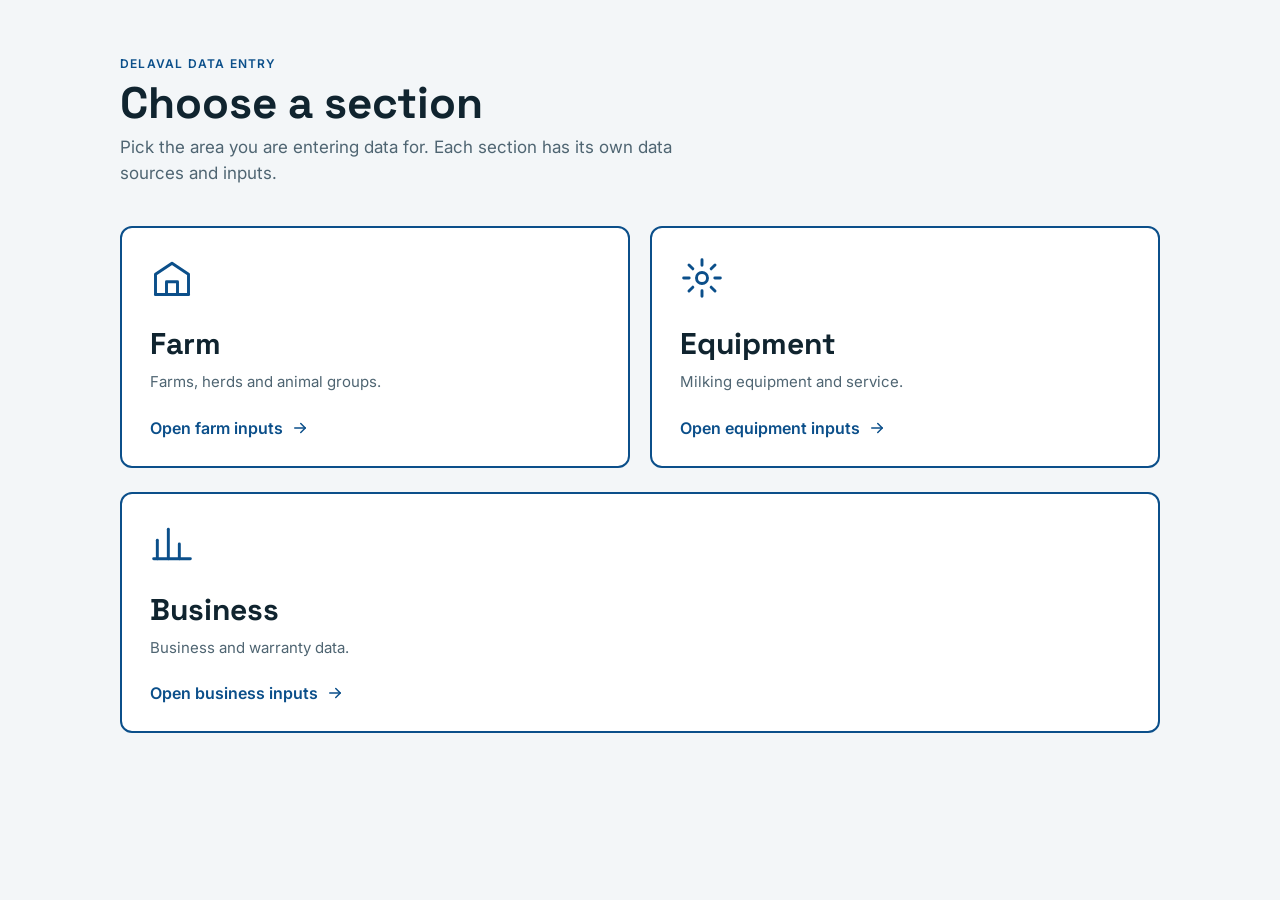
<file: docs/index.html>
<!DOCTYPE html>
<html lang="en">
<head>
<meta charset="UTF-8">
<meta name="viewport" content="width=device-width, initial-scale=1.0">
<title>DeLaval data entry</title>
<link rel="preconnect" href="https://fonts.googleapis.com">
<link rel="preconnect" href="https://fonts.gstatic.com" crossorigin>
<link rel="stylesheet" href="https://fonts.googleapis.com/css2?family=Inter:wght@400;500;600&family=Space+Grotesk:wght@500;700&display=swap">
<link rel="stylesheet" href="style.css">
</head>
<body>

<div class="page">

  <header class="header">
    <span class="eyebrow">DeLaval data entry</span>
    <h1>Choose a section</h1>
    <p class="subtitle">Pick the area you are entering data for. Each section has its own data sources and inputs.</p>
  </header>

  <div class="cards">
    <a class="card" href="farm.html">
      <div class="card_body">
        <svg class="card_icon" width="44" height="44" viewBox="0 0 24 24" fill="none" stroke="currentColor" stroke-width="1.6" stroke-linecap="round" stroke-linejoin="round" aria-hidden="true"><path d="M3 21V10l9-6 9 6v11"/><path d="M9 21v-7h6v7"/><path d="M3 21h18"/></svg>
        <div class="card_text">
          <span class="card_title">Farm</span>
          <span class="card_desc">Farms, herds and animal groups.</span>
        </div>
        <span class="card_action">Open farm inputs
          <svg width="18" height="18" viewBox="0 0 24 24" fill="none" stroke="currentColor" stroke-width="2" stroke-linecap="round" stroke-linejoin="round" aria-hidden="true"><path d="M5 12h14"/><path d="M13 6l6 6-6 6"/></svg>
        </span>
      </div>
    </a>

    <div class="card">
      <div class="card_body">
        <svg class="card_icon" width="44" height="44" viewBox="0 0 24 24" fill="none" stroke="currentColor" stroke-width="1.6" stroke-linecap="round" stroke-linejoin="round" aria-hidden="true"><circle cx="12" cy="12" r="3"/><path d="M12 2v3M12 19v3M2 12h3M19 12h3M4.9 4.9l2.1 2.1M17 17l2.1 2.1M4.9 19.1L7 17M17 7l2.1-2.1"/></svg>
        <div class="card_text">
          <span class="card_title">Equipment</span>
          <span class="card_desc">Milking equipment and service.</span>
        </div>
        <span class="card_action">Open equipment inputs
          <svg width="18" height="18" viewBox="0 0 24 24" fill="none" stroke="currentColor" stroke-width="2" stroke-linecap="round" stroke-linejoin="round" aria-hidden="true"><path d="M5 12h14"/><path d="M13 6l6 6-6 6"/></svg>
        </span>
      </div>
    </div>

    <div class="card">
      <div class="card_body">
        <svg class="card_icon" width="44" height="44" viewBox="0 0 24 24" fill="none" stroke="currentColor" stroke-width="1.6" stroke-linecap="round" stroke-linejoin="round" aria-hidden="true"><path d="M4 20V10"/><path d="M10 20V4"/><path d="M16 20v-8"/><path d="M2 20h20"/></svg>
        <div class="card_text">
          <span class="card_title">Business</span>
          <span class="card_desc">Business and warranty data.</span>
        </div>
        <span class="card_action">Open business inputs
          <svg width="18" height="18" viewBox="0 0 24 24" fill="none" stroke="currentColor" stroke-width="2" stroke-linecap="round" stroke-linejoin="round" aria-hidden="true"><path d="M5 12h14"/><path d="M13 6l6 6-6 6"/></svg>
        </span>
      </div>
    </div>

  </div>

</div>

</body>
</html>
</file>
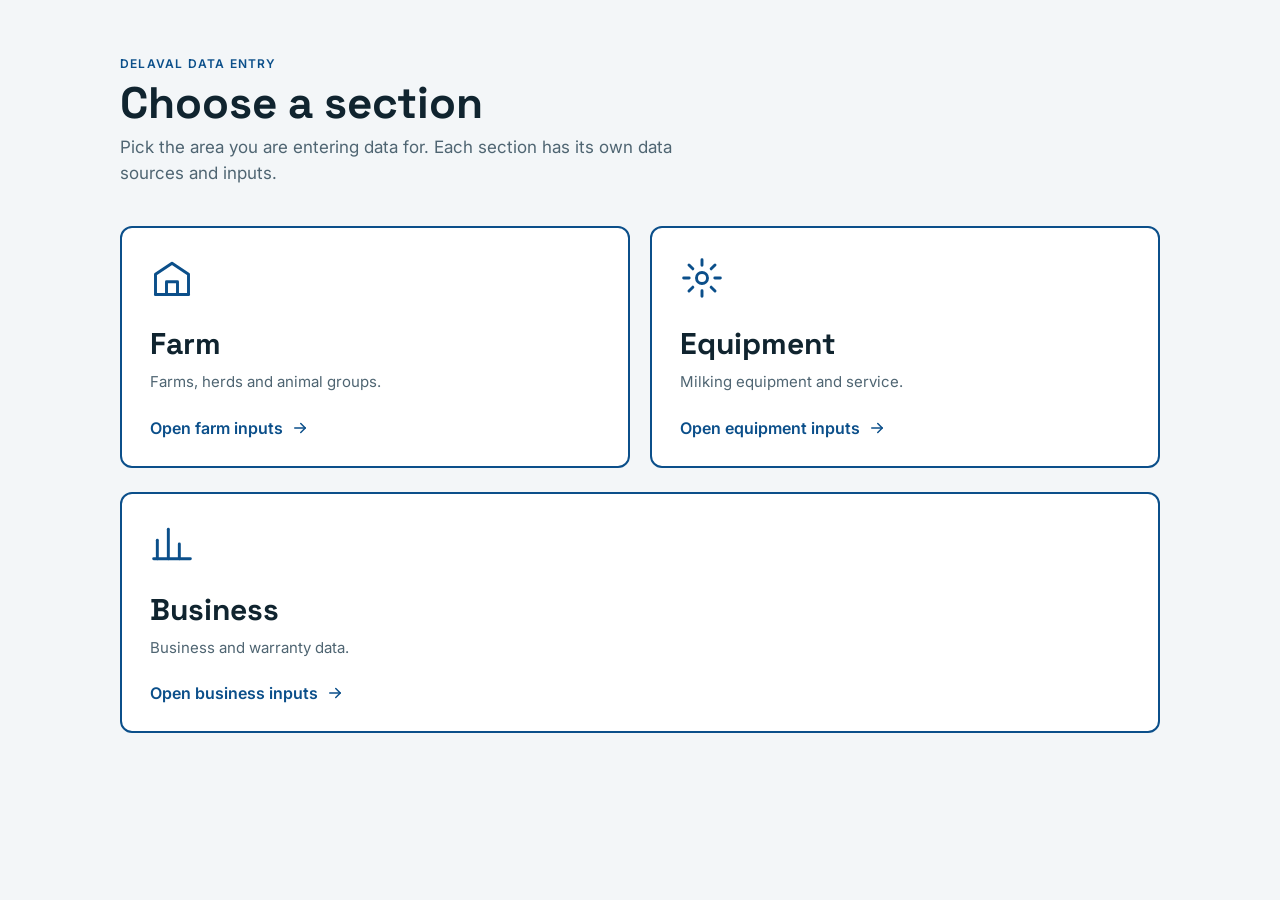
<file: frontend/index.html>
<!DOCTYPE html>
<html lang="en">
<head>
<meta charset="UTF-8">
<meta name="viewport" content="width=device-width, initial-scale=1.0">
<title>DeLaval data entry</title>
<link rel="preconnect" href="https://fonts.googleapis.com">
<link rel="preconnect" href="https://fonts.gstatic.com" crossorigin>
<link rel="stylesheet" href="https://fonts.googleapis.com/css2?family=Inter:wght@400;500;600&family=Space+Grotesk:wght@500;700&display=swap">
<link rel="stylesheet" href="/frontend/style.css">
</head>
<body>

<div class="page">

  <header class="header">
    <span class="eyebrow">DeLaval data entry</span>
    <h1>Choose a section</h1>
    <p class="subtitle">Pick the area you are entering data for. Each section has its own data sources and inputs.</p>
  </header>

  <div class="cards">
    <a class="card" href="farm.html">
      <div class="card_body">
        <svg class="card_icon" width="44" height="44" viewBox="0 0 24 24" fill="none" stroke="currentColor" stroke-width="1.6" stroke-linecap="round" stroke-linejoin="round" aria-hidden="true"><path d="M3 21V10l9-6 9 6v11"/><path d="M9 21v-7h6v7"/><path d="M3 21h18"/></svg>
        <div class="card_text">
          <span class="card_title">Farm</span>
          <span class="card_desc">Farms, herds and animal groups.</span>
        </div>
        <span class="card_action">Open farm inputs
          <svg width="18" height="18" viewBox="0 0 24 24" fill="none" stroke="currentColor" stroke-width="2" stroke-linecap="round" stroke-linejoin="round" aria-hidden="true"><path d="M5 12h14"/><path d="M13 6l6 6-6 6"/></svg>
        </span>
      </div>
    </a>

    <div class="card">
      <div class="card_body">
        <svg class="card_icon" width="44" height="44" viewBox="0 0 24 24" fill="none" stroke="currentColor" stroke-width="1.6" stroke-linecap="round" stroke-linejoin="round" aria-hidden="true"><circle cx="12" cy="12" r="3"/><path d="M12 2v3M12 19v3M2 12h3M19 12h3M4.9 4.9l2.1 2.1M17 17l2.1 2.1M4.9 19.1L7 17M17 7l2.1-2.1"/></svg>
        <div class="card_text">
          <span class="card_title">Equipment</span>
          <span class="card_desc">Milking equipment and service.</span>
        </div>
        <span class="card_action">Open equipment inputs
          <svg width="18" height="18" viewBox="0 0 24 24" fill="none" stroke="currentColor" stroke-width="2" stroke-linecap="round" stroke-linejoin="round" aria-hidden="true"><path d="M5 12h14"/><path d="M13 6l6 6-6 6"/></svg>
        </span>
      </div>
    </div>

    <div class="card">
      <div class="card_body">
        <svg class="card_icon" width="44" height="44" viewBox="0 0 24 24" fill="none" stroke="currentColor" stroke-width="1.6" stroke-linecap="round" stroke-linejoin="round" aria-hidden="true"><path d="M4 20V10"/><path d="M10 20V4"/><path d="M16 20v-8"/><path d="M2 20h20"/></svg>
        <div class="card_text">
          <span class="card_title">Business</span>
          <span class="card_desc">Business and warranty data.</span>
        </div>
        <span class="card_action">Open business inputs
          <svg width="18" height="18" viewBox="0 0 24 24" fill="none" stroke="currentColor" stroke-width="2" stroke-linecap="round" stroke-linejoin="round" aria-hidden="true"><path d="M5 12h14"/><path d="M13 6l6 6-6 6"/></svg>
        </span>
      </div>
    </div>

  </div>

</div>

</body>
</html>
</file>
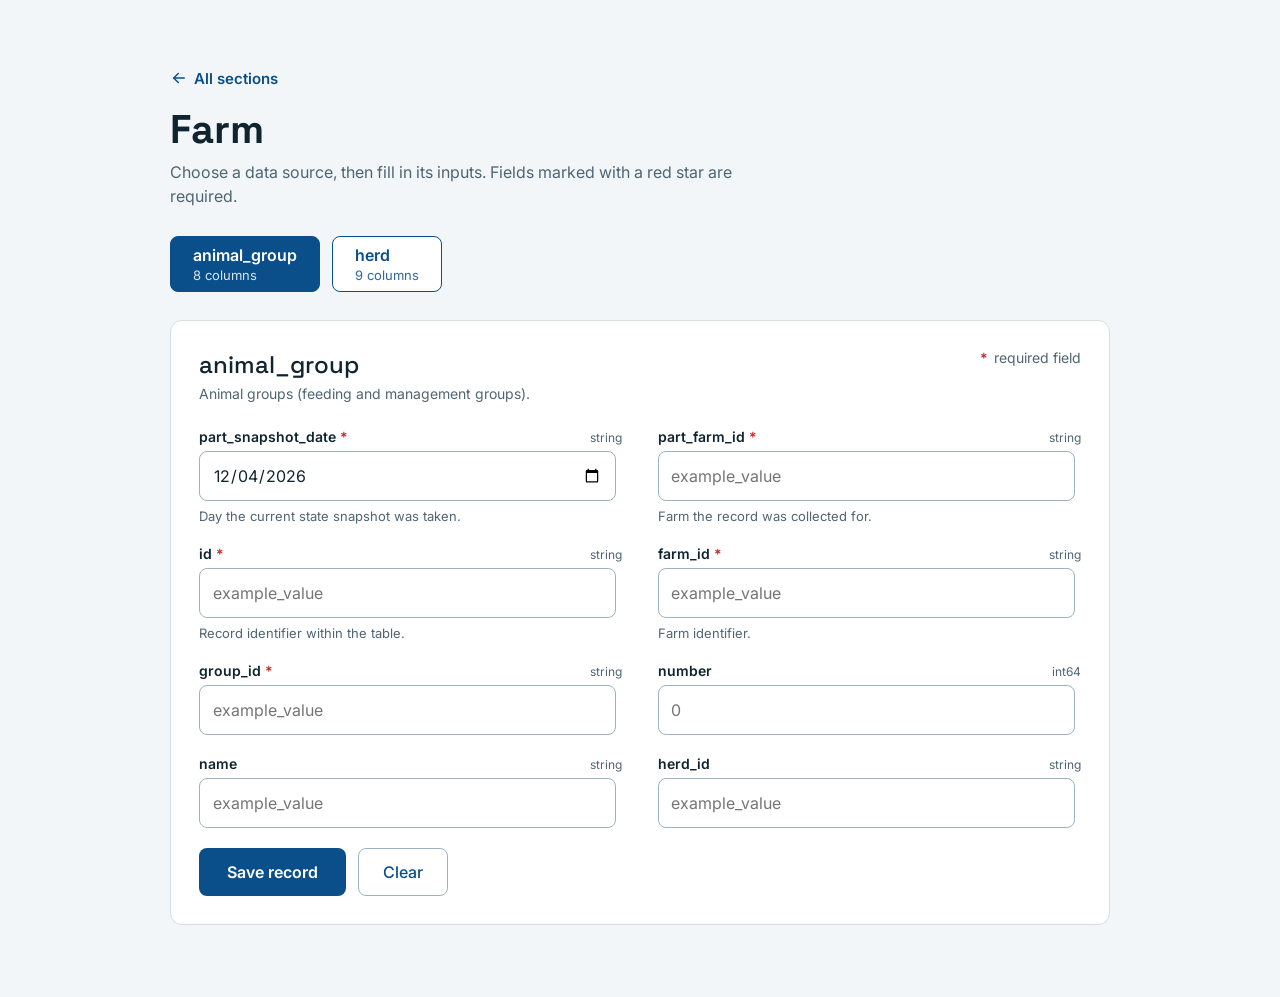
<file: docs/farm.html>
<!DOCTYPE html>
<html lang="en">
<head>
<meta charset="UTF-8">
<meta name="viewport" content="width=device-width, initial-scale=1.0">
<title>Farm inputs</title>
<link rel="preconnect" href="https://fonts.googleapis.com">
<link rel="preconnect" href="https://fonts.gstatic.com" crossorigin>
<link rel="stylesheet" href="https://fonts.googleapis.com/css2?family=Inter:wght@400;500;600&family=Space+Grotesk:wght@500;700&display=swap">
<link rel="stylesheet" href="style.css">
</head>
<body>

<!--
  JS hooks for later:
  - each <input name="..."> is named exactly like the database column
  - each <form> has data-table with the table name
  - the tab buttons have data-form with the id of the form they show
  - the form that is not shown has the hidden attribute
  - messages (.message) and .field_error are filled by JS; .field_error is hidden while empty
  - to mark a field with an error, add the class has_error to its .field
-->

<div class="page page_narrow">

  <header class="header">
    <a class="back_link" href="index.html">
      <svg width="18" height="18" viewBox="0 0 24 24" fill="none" stroke="currentColor" stroke-width="2" stroke-linecap="round" stroke-linejoin="round" aria-hidden="true"><path d="M19 12H5"/><path d="M11 6l-6 6 6 6"/></svg>
      All sections
    </a>
    <h1>Farm</h1>
    <p class="subtitle">Choose a data source, then fill in its inputs. Fields marked with a red star are required.</p>
  </header>

  <div class="tabs" role="group" aria-label="Data source">
    <button type="button" class="tab active" data-form="animal_group_form">
      <span class="tab_name">animal_group</span>
      <span class="tab_count">8 columns</span>
    </button>
    <button type="button" class="tab" data-form="herd_form">
      <span class="tab_name">herd</span>
      <span class="tab_count">9 columns</span>
    </button>
  </div>


  <!-- ============ animal_group (8 columns) ============ -->
  <form class="form_card" id="animal_group_form" data-table="animal_group" novalidate>
    <div class="form_inner">

      <div class="form_head">
        <div class="form_title_box">
          <h2>animal_group</h2>
          <p class="form_about">Animal groups (feeding and management groups).</p>
        </div>
        <span class="required_note"><span class="required">*</span> required field</span>
      </div>

      <div class="fields">

        <div class="field">
          <div class="field_top">
            <label for="ag_part_snapshot_date">part_snapshot_date<span class="required">*</span></label>
            <span class="field_type">string</span>
          </div>
          <input id="ag_part_snapshot_date" name="part_snapshot_date" type="date" required>
          <span class="field_desc">Day the current state snapshot was taken.</span>
          <span class="field_error"></span>
        </div>

        <div class="field">
          <div class="field_top">
            <label for="ag_part_farm_id">part_farm_id<span class="required">*</span></label>
            <span class="field_type">string</span>
          </div>
          <input id="ag_part_farm_id" name="part_farm_id" type="text" placeholder="example_value" autocomplete="off" required>
          <span class="field_desc">Farm the record was collected for.</span>
          <span class="field_error"></span>
        </div>

        <div class="field">
          <div class="field_top">
            <label for="ag_id">id<span class="required">*</span></label>
            <span class="field_type">string</span>
          </div>
          <input id="ag_id" name="id" type="text" placeholder="example_value" autocomplete="off" required>
          <span class="field_desc">Record identifier within the table.</span>
          <span class="field_error"></span>
        </div>

        <div class="field">
          <div class="field_top">
            <label for="ag_farm_id">farm_id<span class="required">*</span></label>
            <span class="field_type">string</span>
          </div>
          <input id="ag_farm_id" name="farm_id" type="text" placeholder="example_value" autocomplete="off" required>
          <span class="field_desc">Farm identifier.</span>
          <span class="field_error"></span>
        </div>

        <div class="field">
          <div class="field_top">
            <label for="ag_group_id">group_id<span class="required">*</span></label>
            <span class="field_type">string</span>
          </div>
          <input id="ag_group_id" name="group_id" type="text" placeholder="example_value" autocomplete="off" required>
          <span class="field_error"></span>
        </div>

        <div class="field">
          <div class="field_top">
            <label for="ag_number">number</label>
            <span class="field_type">int64</span>
          </div>
          <input id="ag_number" name="number" type="number" step="1" placeholder="0">
          <span class="field_error"></span>
        </div>

        <div class="field">
          <div class="field_top">
            <label for="ag_name">name</label>
            <span class="field_type">string</span>
          </div>
          <input id="ag_name" name="name" type="text" placeholder="example_value" autocomplete="off">
          <span class="field_error"></span>
        </div>

        <div class="field">
          <div class="field_top">
            <label for="ag_herd_id">herd_id</label>
            <span class="field_type">string</span>
          </div>
          <input id="ag_herd_id" name="herd_id" type="text" placeholder="example_value" autocomplete="off">
          <span class="field_error"></span>
        </div>

      </div>

      <p class="message message_error" hidden></p>
      <p class="message message_ok" hidden></p>

      <div class="buttons">
        <button type="submit" class="button button_primary">Save record</button>
        <button type="reset" class="button button_secondary">Clear</button>
      </div>

    </div>
  </form>


  <!-- ============ herd (9 columns) ============ -->
  <form class="form_card" id="herd_form" data-table="herd" novalidate hidden>
    <div class="form_inner">

      <div class="form_head">
        <div class="form_title_box">
          <h2>herd</h2>
          <p class="form_about">Herds defined in DelPro.</p>
        </div>
        <span class="required_note"><span class="required">*</span> required field</span>
      </div>

      <div class="fields">

        <div class="field">
          <div class="field_top">
            <label for="h_part_snapshot_date">part_snapshot_date<span class="required">*</span></label>
            <span class="field_type">string</span>
          </div>
          <input id="h_part_snapshot_date" name="part_snapshot_date" type="date" required>
          <span class="field_desc">Day the current state snapshot was taken.</span>
          <span class="field_error"></span>
        </div>

        <div class="field">
          <div class="field_top">
            <label for="h_part_farm_id">part_farm_id<span class="required">*</span></label>
            <span class="field_type">string</span>
          </div>
          <input id="h_part_farm_id" name="part_farm_id" type="text" placeholder="example_value" autocomplete="off" required>
          <span class="field_desc">Farm the record was collected for.</span>
          <span class="field_error"></span>
        </div>

        <div class="field">
          <div class="field_top">
            <label for="h_id">id<span class="required">*</span></label>
            <span class="field_type">string</span>
          </div>
          <input id="h_id" name="id" type="text" placeholder="example_value" autocomplete="off" required>
          <span class="field_desc">Record identifier within the table.</span>
          <span class="field_error"></span>
        </div>

        <div class="field">
          <div class="field_top">
            <label for="h_farm_id">farm_id<span class="required">*</span></label>
            <span class="field_type">string</span>
          </div>
          <input id="h_farm_id" name="farm_id" type="text" placeholder="example_value" autocomplete="off" required>
          <span class="field_desc">Farm identifier.</span>
          <span class="field_error"></span>
        </div>

        <div class="field">
          <div class="field_top">
            <label for="h_herd_id">herd_id<span class="required">*</span></label>
            <span class="field_type">string</span>
          </div>
          <input id="h_herd_id" name="herd_id" type="text" placeholder="example_value" autocomplete="off" required>
          <span class="field_error"></span>
        </div>

        <div class="field">
          <div class="field_top">
            <label for="h_number">number</label>
            <span class="field_type">int64</span>
          </div>
          <input id="h_number" name="number" type="number" step="1" placeholder="0">
          <span class="field_error"></span>
        </div>

        <div class="field">
          <div class="field_top">
            <label for="h_name">name</label>
            <span class="field_type">string</span>
          </div>
          <input id="h_name" name="name" type="text" placeholder="example_value" autocomplete="off">
          <span class="field_error"></span>
        </div>

        <div class="field">
          <div class="field_top">
            <label for="h_milking_type">milking_type</label>
            <span class="field_type">string</span>
          </div>
          <input id="h_milking_type" name="milking_type" type="text" placeholder="example_value" autocomplete="off">
          <span class="field_error"></span>
        </div>

        <div class="field">
          <div class="field_top">
            <label for="h_herd_tag">herd_tag</label>
            <span class="field_type">string</span>
          </div>
          <input id="h_herd_tag" name="herd_tag" type="text" placeholder="example_value" autocomplete="off">
          <span class="field_error"></span>
        </div>

      </div>

      <p class="message message_error" hidden></p>
      <p class="message message_ok" hidden></p>

      <div class="buttons">
        <button type="submit" class="button button_primary">Save record</button>
        <button type="reset" class="button button_secondary">Clear</button>
      </div>

    </div>
  </form>

</div>

<script src="function.js"></script>
</body>
</html>
</file>
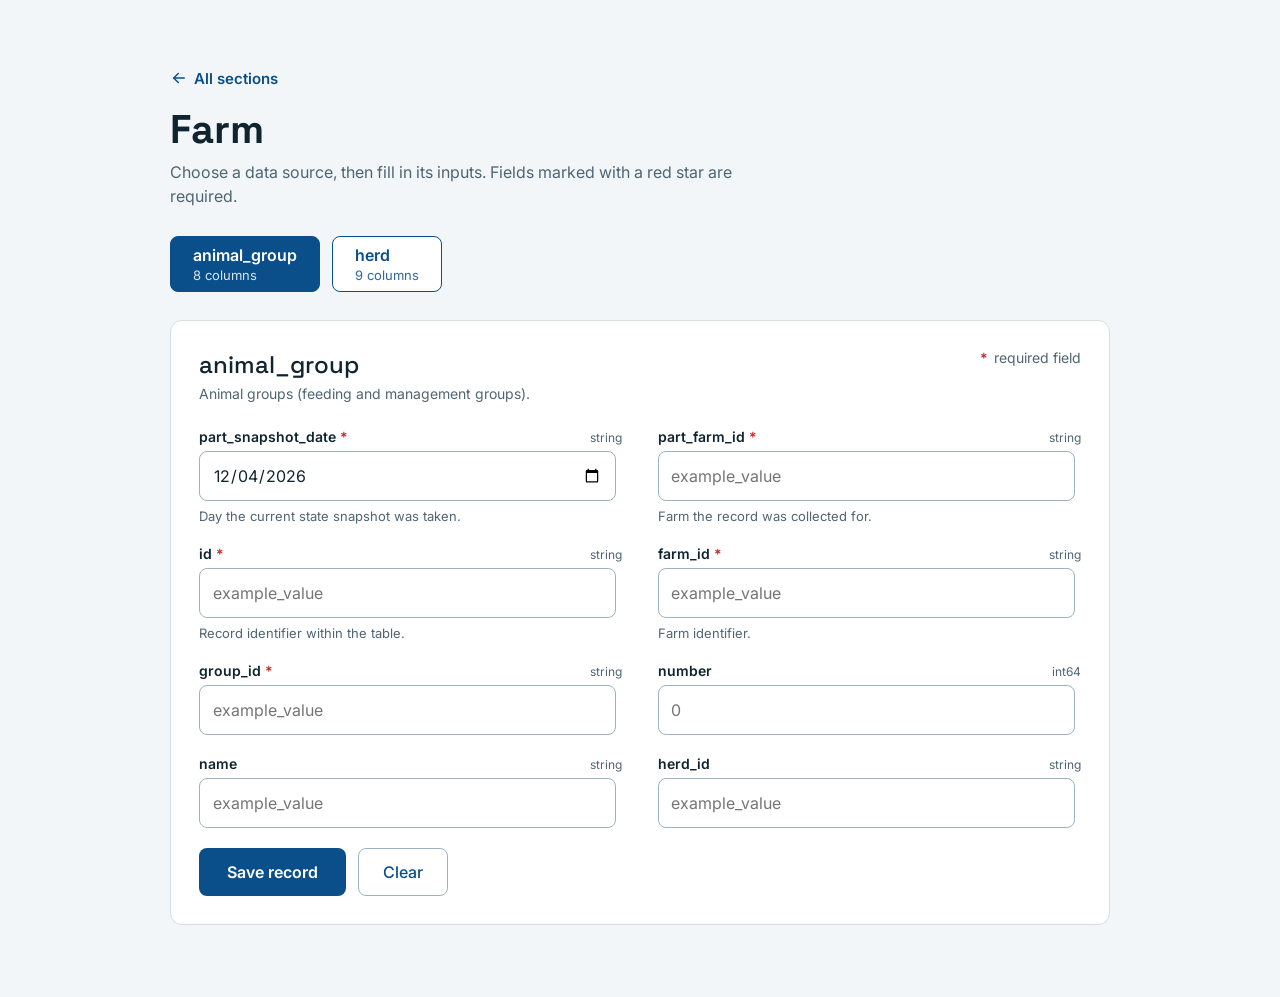
<file: frontend/farm.html>
<!DOCTYPE html>
<html lang="en">
<head>
<meta charset="UTF-8">
<meta name="viewport" content="width=device-width, initial-scale=1.0">
<title>Farm inputs</title>
<link rel="preconnect" href="https://fonts.googleapis.com">
<link rel="preconnect" href="https://fonts.gstatic.com" crossorigin>
<link rel="stylesheet" href="https://fonts.googleapis.com/css2?family=Inter:wght@400;500;600&family=Space+Grotesk:wght@500;700&display=swap">
<link rel="stylesheet" href="/frontend/style.css">
</head>
<body>

<!--
  JS hooks for later:
  - each <input name="..."> is named exactly like the database column
  - each <form> has data-table with the table name
  - the tab buttons have data-form with the id of the form they show
  - the form that is not shown has the hidden attribute
  - messages (.message) and .field_error are filled by JS; .field_error is hidden while empty
  - to mark a field with an error, add the class has_error to its .field
-->

<div class="page page_narrow">

  <header class="header">
    <a class="back_link" href="index.html">
      <svg width="18" height="18" viewBox="0 0 24 24" fill="none" stroke="currentColor" stroke-width="2" stroke-linecap="round" stroke-linejoin="round" aria-hidden="true"><path d="M19 12H5"/><path d="M11 6l-6 6 6 6"/></svg>
      All sections
    </a>
    <h1>Farm</h1>
    <p class="subtitle">Choose a data source, then fill in its inputs. Fields marked with a red star are required.</p>
  </header>

  <div class="tabs" role="group" aria-label="Data source">
    <button type="button" class="tab active" data-form="animal_group_form">
      <span class="tab_name">animal_group</span>
      <span class="tab_count">8 columns</span>
    </button>
    <button type="button" class="tab" data-form="herd_form">
      <span class="tab_name">herd</span>
      <span class="tab_count">9 columns</span>
    </button>
  </div>


  <!-- ============ animal_group (8 columns) ============ -->
  <form class="form_card" id="animal_group_form" data-table="animal_group" novalidate>
    <div class="form_inner">

      <div class="form_head">
        <div class="form_title_box">
          <h2>animal_group</h2>
          <p class="form_about">Animal groups (feeding and management groups).</p>
        </div>
        <span class="required_note"><span class="required">*</span> required field</span>
      </div>

      <div class="fields">

        <div class="field">
          <div class="field_top">
            <label for="ag_part_snapshot_date">part_snapshot_date<span class="required">*</span></label>
            <span class="field_type">string</span>
          </div>
          <input id="ag_part_snapshot_date" name="part_snapshot_date" type="date" required>
          <span class="field_desc">Day the current state snapshot was taken.</span>
          <span class="field_error"></span>
        </div>

        <div class="field">
          <div class="field_top">
            <label for="ag_part_farm_id">part_farm_id<span class="required">*</span></label>
            <span class="field_type">string</span>
          </div>
          <input id="ag_part_farm_id" name="part_farm_id" type="text" placeholder="example_value" autocomplete="off" required>
          <span class="field_desc">Farm the record was collected for.</span>
          <span class="field_error"></span>
        </div>

        <div class="field">
          <div class="field_top">
            <label for="ag_id">id<span class="required">*</span></label>
            <span class="field_type">string</span>
          </div>
          <input id="ag_id" name="id" type="text" placeholder="example_value" autocomplete="off" required>
          <span class="field_desc">Record identifier within the table.</span>
          <span class="field_error"></span>
        </div>

        <div class="field">
          <div class="field_top">
            <label for="ag_farm_id">farm_id<span class="required">*</span></label>
            <span class="field_type">string</span>
          </div>
          <input id="ag_farm_id" name="farm_id" type="text" placeholder="example_value" autocomplete="off" required>
          <span class="field_desc">Farm identifier.</span>
          <span class="field_error"></span>
        </div>

        <div class="field">
          <div class="field_top">
            <label for="ag_group_id">group_id<span class="required">*</span></label>
            <span class="field_type">string</span>
          </div>
          <input id="ag_group_id" name="group_id" type="text" placeholder="example_value" autocomplete="off" required>
          <span class="field_error"></span>
        </div>

        <div class="field">
          <div class="field_top">
            <label for="ag_number">number</label>
            <span class="field_type">int64</span>
          </div>
          <input id="ag_number" name="number" type="number" step="1" placeholder="0">
          <span class="field_error"></span>
        </div>

        <div class="field">
          <div class="field_top">
            <label for="ag_name">name</label>
            <span class="field_type">string</span>
          </div>
          <input id="ag_name" name="name" type="text" placeholder="example_value" autocomplete="off">
          <span class="field_error"></span>
        </div>

        <div class="field">
          <div class="field_top">
            <label for="ag_herd_id">herd_id</label>
            <span class="field_type">string</span>
          </div>
          <input id="ag_herd_id" name="herd_id" type="text" placeholder="example_value" autocomplete="off">
          <span class="field_error"></span>
        </div>

      </div>

      <p class="message message_error" hidden></p>
      <p class="message message_ok" hidden></p>

      <div class="buttons">
        <button type="submit" class="button button_primary">Save record</button>
        <button type="reset" class="button button_secondary">Clear</button>
      </div>

    </div>
  </form>


  <!-- ============ herd (9 columns) ============ -->
  <form class="form_card" id="herd_form" data-table="herd" novalidate hidden>
    <div class="form_inner">

      <div class="form_head">
        <div class="form_title_box">
          <h2>herd</h2>
          <p class="form_about">Herds defined in DelPro.</p>
        </div>
        <span class="required_note"><span class="required">*</span> required field</span>
      </div>

      <div class="fields">

        <div class="field">
          <div class="field_top">
            <label for="h_part_snapshot_date">part_snapshot_date<span class="required">*</span></label>
            <span class="field_type">string</span>
          </div>
          <input id="h_part_snapshot_date" name="part_snapshot_date" type="date" required>
          <span class="field_desc">Day the current state snapshot was taken.</span>
          <span class="field_error"></span>
        </div>

        <div class="field">
          <div class="field_top">
            <label for="h_part_farm_id">part_farm_id<span class="required">*</span></label>
            <span class="field_type">string</span>
          </div>
          <input id="h_part_farm_id" name="part_farm_id" type="text" placeholder="example_value" autocomplete="off" required>
          <span class="field_desc">Farm the record was collected for.</span>
          <span class="field_error"></span>
        </div>

        <div class="field">
          <div class="field_top">
            <label for="h_id">id<span class="required">*</span></label>
            <span class="field_type">string</span>
          </div>
          <input id="h_id" name="id" type="text" placeholder="example_value" autocomplete="off" required>
          <span class="field_desc">Record identifier within the table.</span>
          <span class="field_error"></span>
        </div>

        <div class="field">
          <div class="field_top">
            <label for="h_farm_id">farm_id<span class="required">*</span></label>
            <span class="field_type">string</span>
          </div>
          <input id="h_farm_id" name="farm_id" type="text" placeholder="example_value" autocomplete="off" required>
          <span class="field_desc">Farm identifier.</span>
          <span class="field_error"></span>
        </div>

        <div class="field">
          <div class="field_top">
            <label for="h_herd_id">herd_id<span class="required">*</span></label>
            <span class="field_type">string</span>
          </div>
          <input id="h_herd_id" name="herd_id" type="text" placeholder="example_value" autocomplete="off" required>
          <span class="field_error"></span>
        </div>

        <div class="field">
          <div class="field_top">
            <label for="h_number">number</label>
            <span class="field_type">int64</span>
          </div>
          <input id="h_number" name="number" type="number" step="1" placeholder="0">
          <span class="field_error"></span>
        </div>

        <div class="field">
          <div class="field_top">
            <label for="h_name">name</label>
            <span class="field_type">string</span>
          </div>
          <input id="h_name" name="name" type="text" placeholder="example_value" autocomplete="off">
          <span class="field_error"></span>
        </div>

        <div class="field">
          <div class="field_top">
            <label for="h_milking_type">milking_type</label>
            <span class="field_type">string</span>
          </div>
          <input id="h_milking_type" name="milking_type" type="text" placeholder="example_value" autocomplete="off">
          <span class="field_error"></span>
        </div>

        <div class="field">
          <div class="field_top">
            <label for="h_herd_tag">herd_tag</label>
            <span class="field_type">string</span>
          </div>
          <input id="h_herd_tag" name="herd_tag" type="text" placeholder="example_value" autocomplete="off">
          <span class="field_error"></span>
        </div>

      </div>

      <p class="message message_error" hidden></p>
      <p class="message message_ok" hidden></p>

      <div class="buttons">
        <button type="submit" class="button button_primary">Save record</button>
        <button type="reset" class="button button_secondary">Clear</button>
      </div>

    </div>
  </form>

</div>

<script src="/frontend/function.js"></script>
</body>
</html>
</file>
<file: docs/style.css>
/* ---------- colors ---------- */
:root {
  --bg: #F3F6F8;
  --white: #FFFFFF;
  --text: #10242F;
  --text_soft: #4F6572;
  --blue: #0B4F8A;
  --border: #D3DEE5;
  --input_border: #9DB3C1;
  --focus: #7DB3E6;
  --red: #C62828;
  --error_text: #8E2222;
  --error_bg: #FBE5E5;
  --ok_text: #17613B;
  --ok_bg: #E4F4EA;
}

/* ---------- base ---------- */
* {
  margin: 0;
  padding: 0;
}

[hidden] {
  display: none;
}

body {
  background: var(--bg);
  color: var(--text);
  font-family: Inter, system-ui, sans-serif;
  font-size: 16px;

  a:focus-visible,
  button:focus-visible,
  input:focus {
    outline: 3px solid var(--focus);
    outline-offset: 2px;
  }
}

/* ---------- page + header ---------- */
.page {
  width: 90%;
  max-width: 1040px;
  margin: 0 auto;
  padding: 56px 0 72px 0;

  .header {
    display: flex;
    flex-direction: column;
    align-items: flex-start;

    .eyebrow {
      font-size: 12px;
      font-weight: 600;
      letter-spacing: 0.1em;
      text-transform: uppercase;
      color: var(--blue);
      margin-bottom: 8px;
    }

    h1 {
      font-family: 'Space Grotesk', Inter, sans-serif;
      font-weight: 700;
      font-size: 44px;
      line-height: 1.1;
      margin-bottom: 8px;
    }

    .subtitle {
      max-width: 56ch;
      font-size: 17px;
      line-height: 1.5;
      color: var(--text_soft);
    }
  }
}

.page_narrow {
  max-width: 940px;

  .header {
    margin-bottom: 28px;

    h1 {
      font-size: 40px;
    }

    .subtitle {
      font-size: 16px;
      max-width: 62ch;
    }
  }
}

.back_link {
  display: flex;
  flex-direction: row;
  align-items: center;
  min-height: 44px;
  margin-bottom: 8px;
  font-size: 15px;
  font-weight: 600;
  color: var(--blue);
  text-decoration: none;

  svg {
    margin-right: 6px;
  }
}

/* ---------- section cards (index.html) ----------
   Two columns: Farm and Equipment on top, Business below over the full width.
   Grid items stretch, so cards in the same row are the same height. */
.cards {
  display: grid;
  grid-template-columns: 49% 49%;
  justify-content: space-between;
  margin-top: 40px;

  .card {
    display: flex;
    flex-direction: column;
    background: var(--white);
    border: 2px solid var(--blue);
    border-radius: 12px;
    color: var(--text);
    text-decoration: none;
    margin-bottom: 24px;

    &:nth-child(3) {
      grid-column: 1 / -1;
    }

    .card_body {
      display: flex;
      flex-direction: column;
      justify-content: flex-start;
      align-items: flex-start;
      flex: 1;
      margin: 28px;

      .card_icon {
        color: var(--blue);
      }

      .card_text {
        display: flex;
        flex-direction: column;
        margin: 24px 0 24px 0;

        .card_title {
          font-family: 'Space Grotesk', Inter, sans-serif;
          font-weight: 700;
          font-size: 30px;
          margin-bottom: 8px;
        }

        .card_desc {
          font-size: 15px;
          line-height: 1.5;
          color: var(--text_soft);
        }
      }

      .card_action {
        display: flex;
        flex-direction: row;
        align-items: center;
        margin-top: auto;
        font-size: 16px;
        font-weight: 600;
        color: var(--blue);

        svg {
          margin-left: 8px;
          flex-shrink: 0;
        }
      }
    }
  }
}

/* ---------- data source tabs (farm.html) ---------- */
.tabs {
  display: flex;
  flex-direction: row;
  margin-bottom: 28px;

  .tab {
    display: flex;
    flex-direction: column;
    justify-content: center;
    align-items: flex-start;
    min-height: 56px;
    margin-right: 12px;
    padding: 8px 22px;
    font-family: inherit;
    text-align: left;
    color: var(--blue);
    background: var(--white);
    border: 1px solid var(--blue);
    border-radius: 8px;
    cursor: pointer;

    .tab_name {
      font-size: 16px;
      font-weight: 600;
    }

    .tab_count {
      font-size: 13px;
      margin-top: 2px;
      opacity: 0.85;
    }
  }

  .tab.active {
    color: var(--white);
    background: var(--blue);
  }
}

/* ---------- form card ---------- */
.form_card {
  background: var(--white);
  border: 1px solid var(--border);
  border-radius: 12px;

  .form_inner {
    margin: 28px;

    .form_head {
      display: flex;
      flex-direction: row;
      justify-content: space-between;
      align-items: flex-start;
      margin-bottom: 24px;

      .form_title_box {
        display: flex;
        flex-direction: column;

        h2 {
          font-family: 'Space Grotesk', Inter, sans-serif;
          font-weight: 500;
          font-size: 24px;
          margin-bottom: 4px;
        }

        .form_about {
          font-size: 14px;
          line-height: 1.4;
          color: var(--text_soft);
        }
      }

      .required_note {
        font-size: 14px;
        color: var(--text_soft);
      }
    }
  }
}

.required {
  margin-left: 4px;
  font-weight: 600;
  color: var(--red);
}

.required_note .required {
  margin-left: 0;
  margin-right: 2px;
}

/* ---------- fields ---------- */
.fields {
  display: grid;
  grid-template-columns: 48% 48%;
  justify-content: space-between;

  .field {
    display: flex;
    flex-direction: column;
    margin-bottom: 20px;

    .field_top {
      display: flex;
      flex-direction: row;
      justify-content: space-between;
      align-items: baseline;
      margin-bottom: 6px;

      label {
        font-size: 14px;
        font-weight: 600;
      }

      .field_type {
        font-size: 12px;
        color: var(--text_soft);
      }
    }

    /* width + padding are kept under 100% because box-sizing is not used */
    input {
      width: 92%;
      height: 48px;
      padding: 0 3%;
      font-family: inherit;
      font-size: 16px;
      color: var(--text);
      background: var(--white);
      border: 1px solid var(--input_border);
      border-radius: 8px;
    }

    .field_desc {
      margin-top: 6px;
      font-size: 13px;
      line-height: 1.4;
      color: var(--text_soft);
    }

    .field_error {
      margin-top: 6px;
      font-size: 13px;
      line-height: 1.4;
      color: var(--red);
    }

    .field_error:empty {
      display: none;
    }
  }

  .field.has_error input {
    border-color: var(--red);
  }
}

/* ---------- messages + buttons ---------- */
.message {
  margin-bottom: 20px;
  padding: 12px 14px;
  font-size: 14px;
  line-height: 1.4;
  border-radius: 8px;
}

.message_error {
  color: var(--error_text);
  background: var(--error_bg);
}

.message_ok {
  color: var(--ok_text);
  background: var(--ok_bg);
}

.buttons {
  display: flex;
  flex-direction: row;

  .button {
    min-height: 48px;
    font-family: inherit;
    font-size: 16px;
    border-radius: 8px;
    cursor: pointer;
  }

  .button_primary {
    margin-right: 12px;
    padding: 0 28px;
    font-weight: 600;
    color: var(--white);
    background: var(--blue);
    border: 0;
  }

  .button_secondary {
    padding: 0 24px;
    font-weight: 500;
    color: var(--blue);
    background: var(--white);
    border: 1px solid var(--input_border);
  }
}

/* ---------- phone ---------- */
@media (max-width: 700px) {

  .page {
    padding: 32px 0 48px 0;

    .header h1 {
      font-size: 34px;
    }
  }

  .cards {
    grid-template-columns: 100%;

    .card {
      margin-bottom: 16px;
    }
  }

  .form_card .form_inner {
    margin: 20px;

    .form_head {
      flex-direction: column;

      .required_note {
        margin-top: 8px;
      }
    }
  }

  .fields {
    grid-template-columns: 100%;
  }

  .buttons {
    flex-direction: column;

    .button_primary {
      margin-right: 0;
      margin-bottom: 12px;
    }
  }
}
</file>
<file: frontend/style.css>
/* ---------- colors ---------- */
:root {
  --bg: #F3F6F8;
  --white: #FFFFFF;
  --text: #10242F;
  --text_soft: #4F6572;
  --blue: #0B4F8A;
  --border: #D3DEE5;
  --input_border: #9DB3C1;
  --focus: #7DB3E6;
  --red: #C62828;
  --error_text: #8E2222;
  --error_bg: #FBE5E5;
  --ok_text: #17613B;
  --ok_bg: #E4F4EA;
}

/* ---------- base ---------- */
* {
  margin: 0;
  padding: 0;
}

[hidden] {
  display: none;
}

body {
  background: var(--bg);
  color: var(--text);
  font-family: Inter, system-ui, sans-serif;
  font-size: 16px;

  a:focus-visible,
  button:focus-visible,
  input:focus {
    outline: 3px solid var(--focus);
    outline-offset: 2px;
  }
}

/* ---------- page + header ---------- */
.page {
  width: 90%;
  max-width: 1040px;
  margin: 0 auto;
  padding: 56px 0 72px 0;

  .header {
    display: flex;
    flex-direction: column;
    align-items: flex-start;

    .eyebrow {
      font-size: 12px;
      font-weight: 600;
      letter-spacing: 0.1em;
      text-transform: uppercase;
      color: var(--blue);
      margin-bottom: 8px;
    }

    h1 {
      font-family: 'Space Grotesk', Inter, sans-serif;
      font-weight: 700;
      font-size: 44px;
      line-height: 1.1;
      margin-bottom: 8px;
    }

    .subtitle {
      max-width: 56ch;
      font-size: 17px;
      line-height: 1.5;
      color: var(--text_soft);
    }
  }
}

.page_narrow {
  max-width: 940px;

  .header {
    margin-bottom: 28px;

    h1 {
      font-size: 40px;
    }

    .subtitle {
      font-size: 16px;
      max-width: 62ch;
    }
  }
}

.back_link {
  display: flex;
  flex-direction: row;
  align-items: center;
  min-height: 44px;
  margin-bottom: 8px;
  font-size: 15px;
  font-weight: 600;
  color: var(--blue);
  text-decoration: none;

  svg {
    margin-right: 6px;
  }
}

/* ---------- section cards (index.html) ----------
   Two columns: Farm and Equipment on top, Business below over the full width.
   Grid items stretch, so cards in the same row are the same height. */
.cards {
  display: grid;
  grid-template-columns: 49% 49%;
  justify-content: space-between;
  margin-top: 40px;

  .card {
    display: flex;
    flex-direction: column;
    background: var(--white);
    border: 2px solid var(--blue);
    border-radius: 12px;
    color: var(--text);
    text-decoration: none;
    margin-bottom: 24px;

    &:nth-child(3) {
      grid-column: 1 / -1;
    }

    .card_body {
      display: flex;
      flex-direction: column;
      justify-content: flex-start;
      align-items: flex-start;
      flex: 1;
      margin: 28px;

      .card_icon {
        color: var(--blue);
      }

      .card_text {
        display: flex;
        flex-direction: column;
        margin: 24px 0 24px 0;

        .card_title {
          font-family: 'Space Grotesk', Inter, sans-serif;
          font-weight: 700;
          font-size: 30px;
          margin-bottom: 8px;
        }

        .card_desc {
          font-size: 15px;
          line-height: 1.5;
          color: var(--text_soft);
        }
      }

      .card_action {
        display: flex;
        flex-direction: row;
        align-items: center;
        margin-top: auto;
        font-size: 16px;
        font-weight: 600;
        color: var(--blue);

        svg {
          margin-left: 8px;
          flex-shrink: 0;
        }
      }
    }
  }
}

/* ---------- data source tabs (farm.html) ---------- */
.tabs {
  display: flex;
  flex-direction: row;
  margin-bottom: 28px;

  .tab {
    display: flex;
    flex-direction: column;
    justify-content: center;
    align-items: flex-start;
    min-height: 56px;
    margin-right: 12px;
    padding: 8px 22px;
    font-family: inherit;
    text-align: left;
    color: var(--blue);
    background: var(--white);
    border: 1px solid var(--blue);
    border-radius: 8px;
    cursor: pointer;

    .tab_name {
      font-size: 16px;
      font-weight: 600;
    }

    .tab_count {
      font-size: 13px;
      margin-top: 2px;
      opacity: 0.85;
    }
  }

  .tab.active {
    color: var(--white);
    background: var(--blue);
  }
}

/* ---------- form card ---------- */
.form_card {
  background: var(--white);
  border: 1px solid var(--border);
  border-radius: 12px;

  .form_inner {
    margin: 28px;

    .form_head {
      display: flex;
      flex-direction: row;
      justify-content: space-between;
      align-items: flex-start;
      margin-bottom: 24px;

      .form_title_box {
        display: flex;
        flex-direction: column;

        h2 {
          font-family: 'Space Grotesk', Inter, sans-serif;
          font-weight: 500;
          font-size: 24px;
          margin-bottom: 4px;
        }

        .form_about {
          font-size: 14px;
          line-height: 1.4;
          color: var(--text_soft);
        }
      }

      .required_note {
        font-size: 14px;
        color: var(--text_soft);
      }
    }
  }
}

.required {
  margin-left: 4px;
  font-weight: 600;
  color: var(--red);
}

.required_note .required {
  margin-left: 0;
  margin-right: 2px;
}

/* ---------- fields ---------- */
.fields {
  display: grid;
  grid-template-columns: 48% 48%;
  justify-content: space-between;

  .field {
    display: flex;
    flex-direction: column;
    margin-bottom: 20px;

    .field_top {
      display: flex;
      flex-direction: row;
      justify-content: space-between;
      align-items: baseline;
      margin-bottom: 6px;

      label {
        font-size: 14px;
        font-weight: 600;
      }

      .field_type {
        font-size: 12px;
        color: var(--text_soft);
      }
    }

    /* width + padding are kept under 100% because box-sizing is not used */
    input {
      width: 92%;
      height: 48px;
      padding: 0 3%;
      font-family: inherit;
      font-size: 16px;
      color: var(--text);
      background: var(--white);
      border: 1px solid var(--input_border);
      border-radius: 8px;
    }

    .field_desc {
      margin-top: 6px;
      font-size: 13px;
      line-height: 1.4;
      color: var(--text_soft);
    }

    .field_error {
      margin-top: 6px;
      font-size: 13px;
      line-height: 1.4;
      color: var(--red);
    }

    .field_error:empty {
      display: none;
    }
  }

  .field.has_error input {
    border-color: var(--red);
  }
}

/* ---------- messages + buttons ---------- */
.message {
  margin-bottom: 20px;
  padding: 12px 14px;
  font-size: 14px;
  line-height: 1.4;
  border-radius: 8px;
}

.message_error {
  color: var(--error_text);
  background: var(--error_bg);
}

.message_ok {
  color: var(--ok_text);
  background: var(--ok_bg);
}

.buttons {
  display: flex;
  flex-direction: row;

  .button {
    min-height: 48px;
    font-family: inherit;
    font-size: 16px;
    border-radius: 8px;
    cursor: pointer;
  }

  .button_primary {
    margin-right: 12px;
    padding: 0 28px;
    font-weight: 600;
    color: var(--white);
    background: var(--blue);
    border: 0;
  }

  .button_secondary {
    padding: 0 24px;
    font-weight: 500;
    color: var(--blue);
    background: var(--white);
    border: 1px solid var(--input_border);
  }
}

/* ---------- phone ---------- */
@media (max-width: 700px) {

  .page {
    padding: 32px 0 48px 0;

    .header h1 {
      font-size: 34px;
    }
  }

  .cards {
    grid-template-columns: 100%;

    .card {
      margin-bottom: 16px;
    }
  }

  .form_card .form_inner {
    margin: 20px;

    .form_head {
      flex-direction: column;

      .required_note {
        margin-top: 8px;
      }
    }
  }

  .fields {
    grid-template-columns: 100%;
  }

  .buttons {
    flex-direction: column;

    .button_primary {
      margin-right: 0;
      margin-bottom: 12px;
    }
  }
}
</file>
